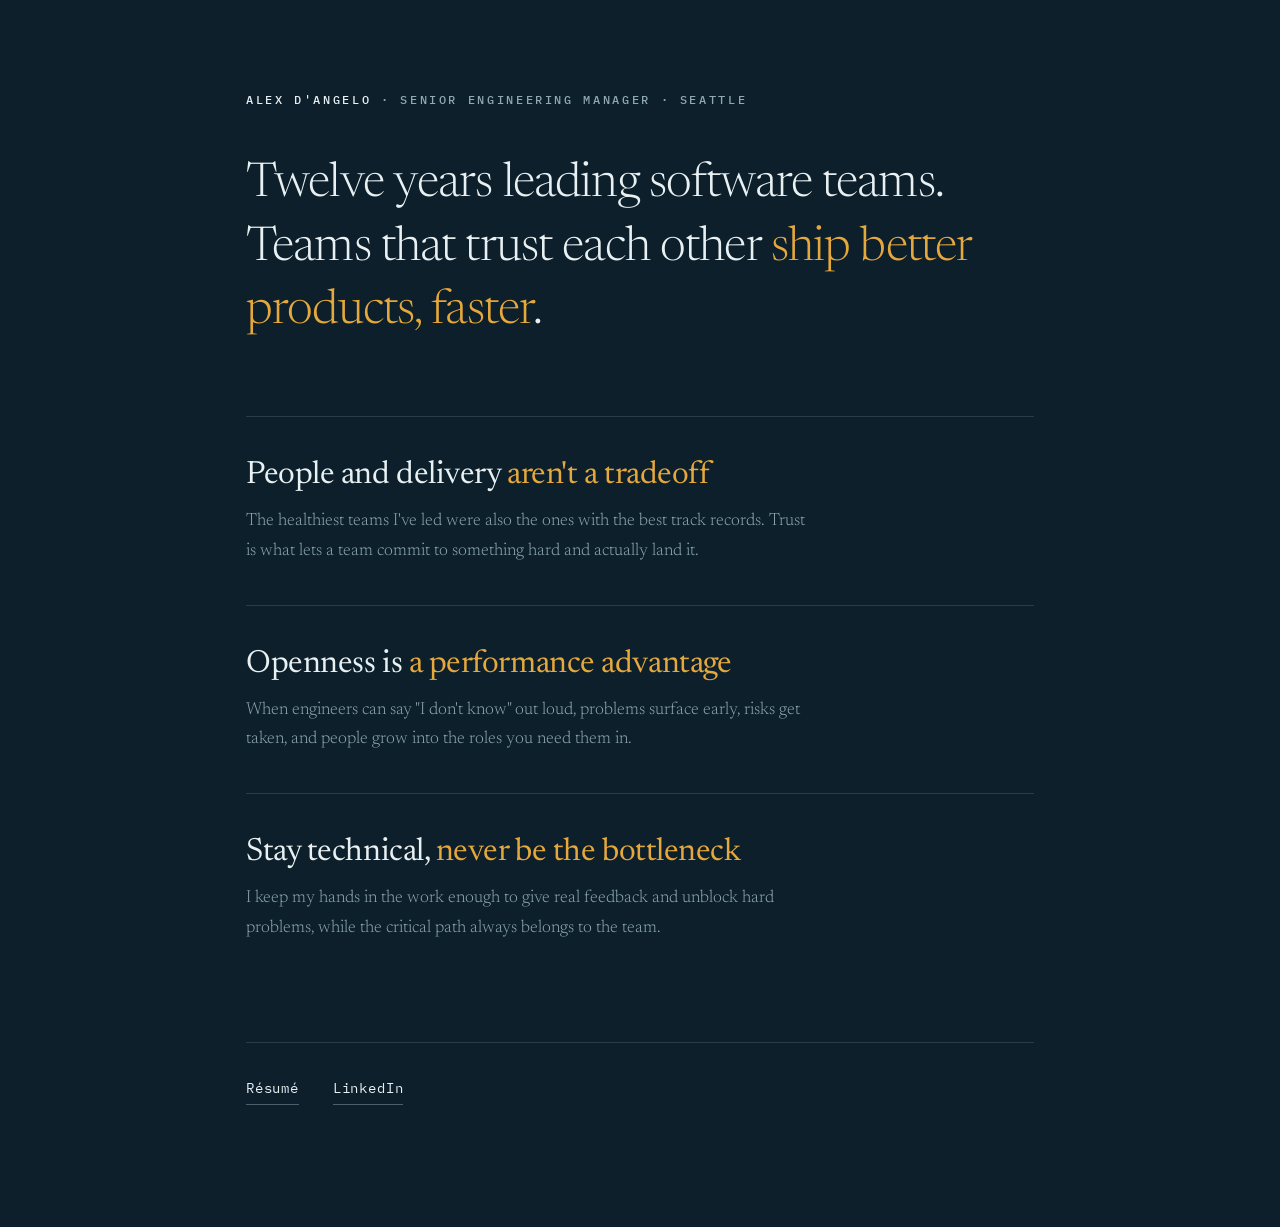
<file: index.html>
<!DOCTYPE html>
<html lang="en">
<head>
<meta charset="utf-8">
<meta name="viewport" content="width=device-width, initial-scale=1">
<title>Alex D'Angelo — Senior Engineering Manager</title>
<meta name="description" content="Alex D'Angelo is a Senior Engineering Manager in Seattle with twelve years leading software teams. Teams that trust each other ship better products, faster.">
<link rel="canonical" href="https://alexdangelo.com/">
<meta name="theme-color" content="#0C1F2B">
<link rel="icon" href="/favicon.svg" type="image/svg+xml">

<meta property="og:type" content="website">
<meta property="og:site_name" content="Alex D'Angelo">
<meta property="og:title" content="Alex D'Angelo — Senior Engineering Manager">
<meta property="og:description" content="Twelve years leading software teams. Teams that trust each other ship better products, faster.">
<meta property="og:url" content="https://alexdangelo.com/">
<meta property="og:image" content="https://alexdangelo.com/og.png">
<meta property="og:image:width" content="1200">
<meta property="og:image:height" content="630">

<script type="application/ld+json">
{
  "@context": "https://schema.org",
  "@type": "Person",
  "name": "Alex D'Angelo",
  "jobTitle": "Senior Engineering Manager",
  "url": "https://alexdangelo.com/",
  "address": {
    "@type": "PostalAddress",
    "addressLocality": "Seattle",
    "addressRegion": "WA",
    "addressCountry": "US"
  },
  "knowsAbout": ["Engineering management", "Software engineering", "Team leadership", "Fintech", "AI tooling"],
  "sameAs": ["https://linkedin.com/in/alexdangelo"]
}
</script>

<script async src="https://www.googletagmanager.com/gtag/js?id=G-TZC11K1VW8"></script>
<script>
window.dataLayer = window.dataLayer || [];
function gtag(){dataLayer.push(arguments);}
gtag('js', new Date());
gtag('config', 'G-TZC11K1VW8');
</script>

<link rel="preconnect" href="https://fonts.googleapis.com">
<link rel="preconnect" href="https://fonts.gstatic.com" crossorigin>
<link href="https://fonts.googleapis.com/css2?family=Newsreader:opsz,wght@6..72,300;6..72,400;6..72,500&family=IBM+Plex+Mono:wght@400;500&display=swap" rel="stylesheet">
<link rel="stylesheet" href="styles.css">
</head>
<body>
<main class="page">
  <p class="eyebrow reveal d1"><b>Alex D'Angelo</b> · Senior Engineering Manager · Seattle</p>

  <p class="intro reveal d2">Twelve years leading software teams. Teams that trust each other <span class="hl">ship better products, faster</span>.</p>

  <section class="beliefs">
    <div class="belief reveal d3">
      <h2>People and delivery <span>aren't a tradeoff</span></h2>
      <p>The healthiest teams I've led were also the ones with the best track records. Trust is what lets a team commit to something hard and actually land it.</p>
    </div>
    <div class="belief reveal d4">
      <h2>Openness is <span>a performance advantage</span></h2>
      <p>When engineers can say "I don't know" out loud, problems surface early, risks get taken, and people grow into the roles you need them in.</p>
    </div>
    <div class="belief reveal d5">
      <h2>Stay technical, <span>never be the bottleneck</span></h2>
      <p>I keep my hands in the work enough to give real feedback and unblock hard problems, while the critical path always belongs to the team.</p>
    </div>
  </section>

  <nav class="links reveal d6">
    <a class="tlink" href="resume.html">Résumé</a>
    <!-- To enable the Notes section, uncomment the link below.
         REMINDER: also (1) remove the "noindex" meta line from notes.html
         (and from any note pages you publish, e.g. note-example.html),
         and (2) add the pages to sitemap.xml. Otherwise Google will
         never index them.
    <a class="tlink" href="notes.html">Notes</a>
    -->
    <a class="tlink" href="https://linkedin.com/in/alexdangelo">LinkedIn</a>
  </nav>
  <p class="foot reveal d6"></p>
</main>
</body>
</html>
</file>
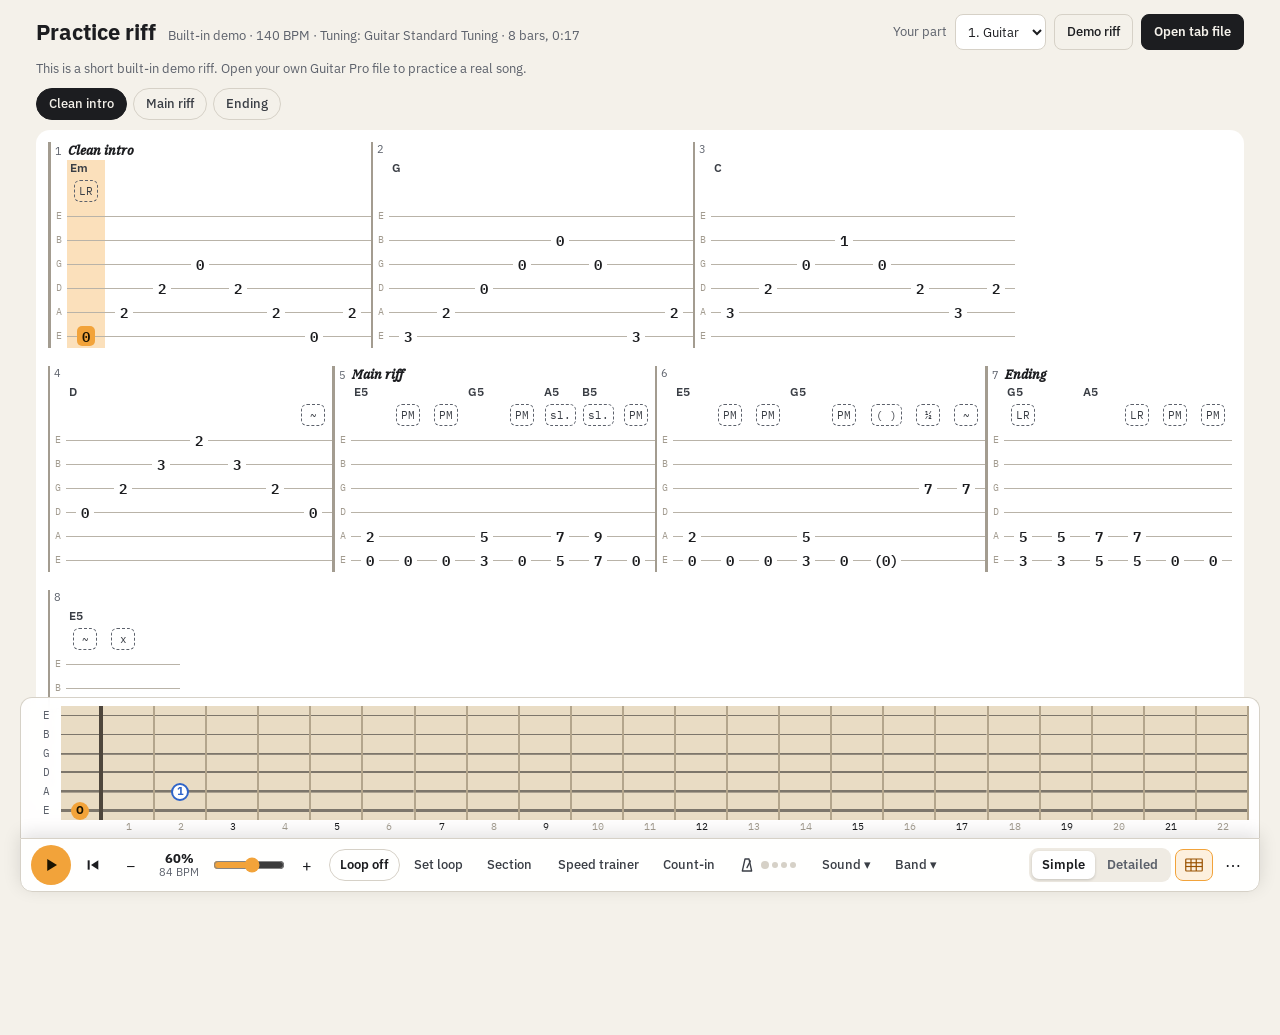
<file: guitar/index.html>
<!doctype html>
<html lang="en">
<head>
<meta charset="utf-8">
<meta name="viewport" content="width=device-width, initial-scale=1, viewport-fit=cover">
<title>Tab Practice Player</title>
<link rel="stylesheet" href="style.css">
<script src="vendor/alphaTab.min.js"></script>
</head>
<body>
<div class="drop" id="drop">Drop your tab file to open it</div>
<div class="wrap">

<header class="top">
  <div class="titlebox">
    <h1 class="song-title" id="songTitle">Loading…</h1>
    <div class="song-meta" id="songMeta"></div>
  </div>
  <div class="row">
    <label for="trackSel" class="small muted">Your part</label><select id="trackSel"></select>
    <button class="btn sm" id="reopenBtn" type="button" hidden></button>
    <button class="btn sm" id="demoBtn" type="button" hidden>Demo riff</button>
    <label class="btn sm primary" for="fileInput" title="Guitar Pro (.gp, .gpx, .gp5, .gp4, .gp3), MusicXML (.musicxml, .xml, .mxl), Capella (.capx), alphaTex. You can also drag a file onto the page.">Open tab file</label>
    <input class="vh" type="file" id="fileInput" accept=".gp,.gpx,.gp3,.gp4,.gp5,.gp7,.gp8,.musicxml,.xml,.mxl,.capx,.alphatex,.atex,.tex,.txt">
  </div>
</header>
<div class="status" id="status" role="status" aria-live="polite"></div>
<nav class="sections" id="sections" aria-label="Song sections"></nav>

<section id="tabBox" aria-label="Tab. Click a beat to move there.">
  <div id="simpleView"></div>
  <div id="detailWrap" hidden>
    <div id="atHost"></div>
    <div id="atOverlay"><div id="atLoop"></div><div id="atPick"></div><div id="atCursor"></div></div>
    <div class="detail-msg" id="detailMsg">Drawing the music…</div>
  </div>
</section>
</div>

<div class="tip" id="tip" role="dialog" hidden><b id="tipT"></b><span id="tipB"></span></div>

<div class="tt" id="tt" role="tooltip" hidden><b id="ttT"></b><span id="ttB"></span><span class="ttk" id="ttK"></span></div>
<div class="toast" id="toast" role="status" hidden><span id="toastText"></span><button class="toastbtn" id="toastBtn" type="button">Set loop</button></div>
<div class="dock" id="dock">
  <div class="fbwrap" id="fbWrap"><div class="fbscroll" id="fbScroll"><div id="fretboard"></div></div></div>
  <div class="bar-ctl" role="toolbar" aria-label="Playback controls">
    <span class="playwrap"><span class="countin" id="countIn" aria-live="polite"></span><button class="playbtn" id="playBtn" data-tt="Play / pause|Starts or stops the music from the highlighted beat.|Space" type="button" aria-label="Play (Space)">
      <svg id="icoPlay" width="18" height="18" viewBox="0 0 24 24" fill="currentColor"><polygon points="7,4 20,12 7,20"></polygon></svg>
      <svg id="icoPause" width="18" height="18" viewBox="0 0 24 24" fill="currentColor" style="display:none"><rect x="6" y="5" width="4" height="14"></rect><rect x="14" y="5" width="4" height="14"></rect></svg>
    </button></span>
    <button class="ib" id="rewindBtn" data-tt="Back to start|Jumps to the start of your loop, or to the start of the song if no loop is set.|" type="button" aria-label="Back to start">
      <svg width="16" height="16" viewBox="0 0 24 24" fill="currentColor"><rect x="4" y="5" width="3" height="14"></rect><polygon points="20,5 9,12 20,19"></polygon></svg>
    </button>
    <div class="grp">
      <button class="ib" id="slower" data-tt="Slower|Slows the song down 5% without changing its pitch.|−" type="button" aria-label="Slower (−)">−</button>
      <label class="speedlbl" for="speed"><b id="speedLbl">60%</b><span id="bpmLbl"></span></label>
      <input id="speed" type="range" data-tt="Speed|Slows the song down without changing its pitch. Start slow and work your way up.|+ −" min="10" max="100" step="5" value="60" aria-label="Speed">
      <button class="ib" id="faster" data-tt="Faster|Speeds the song up 5%, up to full speed.|+" type="button" aria-label="Faster (+)">+</button>
    </div>
    <div class="grp">
      <button class="chip" id="loopBtn" data-tt="Loop|Repeats the part you chose over and over. Click to turn the loop on or off.|L" type="button" aria-pressed="false"><span id="loopText">Loop off</span></button>
      <button class="tb" id="pickLoopBtn" data-tt="Set loop|Click the beat where the loop should start, then the beat where it should end.|" type="button" aria-pressed="false">Set loop</button>
      <button class="tb" id="loopSectionBtn" data-tt="Loop section|Loops the whole section you’re in, like the intro or the chorus.|" type="button">Section</button>
    </div>
    <div class="grp">
      <button class="tb" id="trainerBtn" data-tt="Speed trainer|When a loop is on, the speed goes up 5% each time the loop repeats, until it reaches 100%.|" type="button" aria-pressed="false">Speed trainer</button>
      <button class="tb" id="countInBtn" data-tt="Count-in|Plays one bar of clicks before the music starts, so you know when to come in.|" type="button" aria-pressed="false">Count-in</button>
      <button class="tb" id="metroBtn" data-tt="Metronome|Clicks on every beat at the current speed, whether or not the song is playing.|M" type="button" aria-pressed="false" aria-label="Metronome"><svg width="16" height="16" viewBox="0 0 24 24" fill="none" stroke="currentColor" stroke-width="2" stroke-linejoin="round" stroke-linecap="round"><path d="M9 3h6l4 18H5z"></path><line x1="12" y1="16" x2="17" y2="6"></line></svg><span class="beats" id="beats" aria-hidden="true"><span></span><span></span><span></span><span></span></span></button>
    </div>
    <div class="grp">
      <div class="popwrap"><button class="tb" type="button" data-pop="soundPop" data-tt="Sound of your part|Choose grunge distortion, clean guitar, follow the song, or off, and set its volume.|" aria-expanded="false">Sound ▾</button>
        <div class="pop" id="soundPop" hidden>
          <div class="small muted">Sound of your part</div>
          <div class="col" id="tones"></div>
          <div class="hint" id="toneHint"></div>
          <label class="small muted" for="gtrVol">Volume</label><input type="range" id="gtrVol" min="0" max="100" value="80">
        </div>
      </div>
      <div class="popwrap"><button class="tb" type="button" data-pop="bandPop" data-tt="Band|Turn the other instruments on or off and set how loud they are.|" aria-expanded="false">Band ▾</button>
        <div class="pop" id="bandPop" hidden>
          <button class="tb" id="bandBtn" type="button" aria-pressed="true">Band backing</button>
          <div class="mixer" id="mixer"></div>
          <label class="small muted" for="backVol">Band volume</label><input type="range" id="backVol" min="0" max="100" value="70">
        </div>
      </div>
    </div>
    <div class="grp right">
      <div class="seg" role="group" aria-label="Tab view">
        <button type="button" id="viewSimple" data-tt="Simple view|Big, easy-to-read tab numbers with tappable technique badges.|" aria-pressed="true">Simple</button>
        <button type="button" id="viewDetailed" data-tt="Detailed view|Full notation with rhythm, bends, vibrato and other markings.|" aria-pressed="false">Detailed</button>
      </div>
      <button class="tb" id="fbBtn" data-tt="Fretboard|Shows or hides the fretboard. Hide it to see more music.|" type="button" aria-pressed="true" aria-label="Show fretboard"><svg width="18" height="14" viewBox="0 0 24 18" fill="none" stroke="currentColor" stroke-width="1.6"><rect x="1" y="1" width="22" height="16" rx="1"></rect><line x1="1" y1="6" x2="23" y2="6"></line><line x1="1" y1="11" x2="23" y2="11"></line><line x1="8" y1="1" x2="8" y2="17"></line><line x1="15" y1="1" x2="15" y2="17"></line></svg></button>
      <div class="popwrap"><button class="ib" type="button" data-pop="morePop" data-tt="More|Keep screen on, standard notation, light or dark mode, and keyboard shortcuts.|" aria-expanded="false" aria-label="More options">⋯</button>
        <div class="pop" id="morePop" hidden>
          <button class="sw" id="wakeBtn" type="button" role="switch" aria-checked="false"><span class="swtext"><b>Keep screen on</b><span class="swstate" id="wakeBtnState"></span></span><span class="swtrack" aria-hidden="true"><span class="swknob"></span></span></button>
          <button class="sw" id="notationBtn" type="button" role="switch" aria-checked="false"><span class="swtext"><b>Standard notation</b><span class="swstate" id="notationBtnState"></span></span><span class="swtrack" aria-hidden="true"><span class="swknob"></span></span></button>
          <button class="sw" id="themeBtn" type="button" role="switch" aria-checked="false"><span class="swtext"><b>Dark mode</b><span class="swstate" id="themeBtnState"></span></span><span class="swtrack" aria-hidden="true"><span class="swknob"></span></span></button>
          <div class="small muted">Keys: Space play/pause · L loop · M metronome · ← → step · + − speed</div>
          <div class="small muted">Guitar and bass sounds: Fluid R3 GM SoundFont by Frank Wen (MIT license). Music drawing: alphaTab.</div>
          <div class="small muted" id="appVersion"></div>
        </div>
      </div>
    </div>
  </div>
</div>
<script src="app.js"></script>
</body>
</html>
</file>
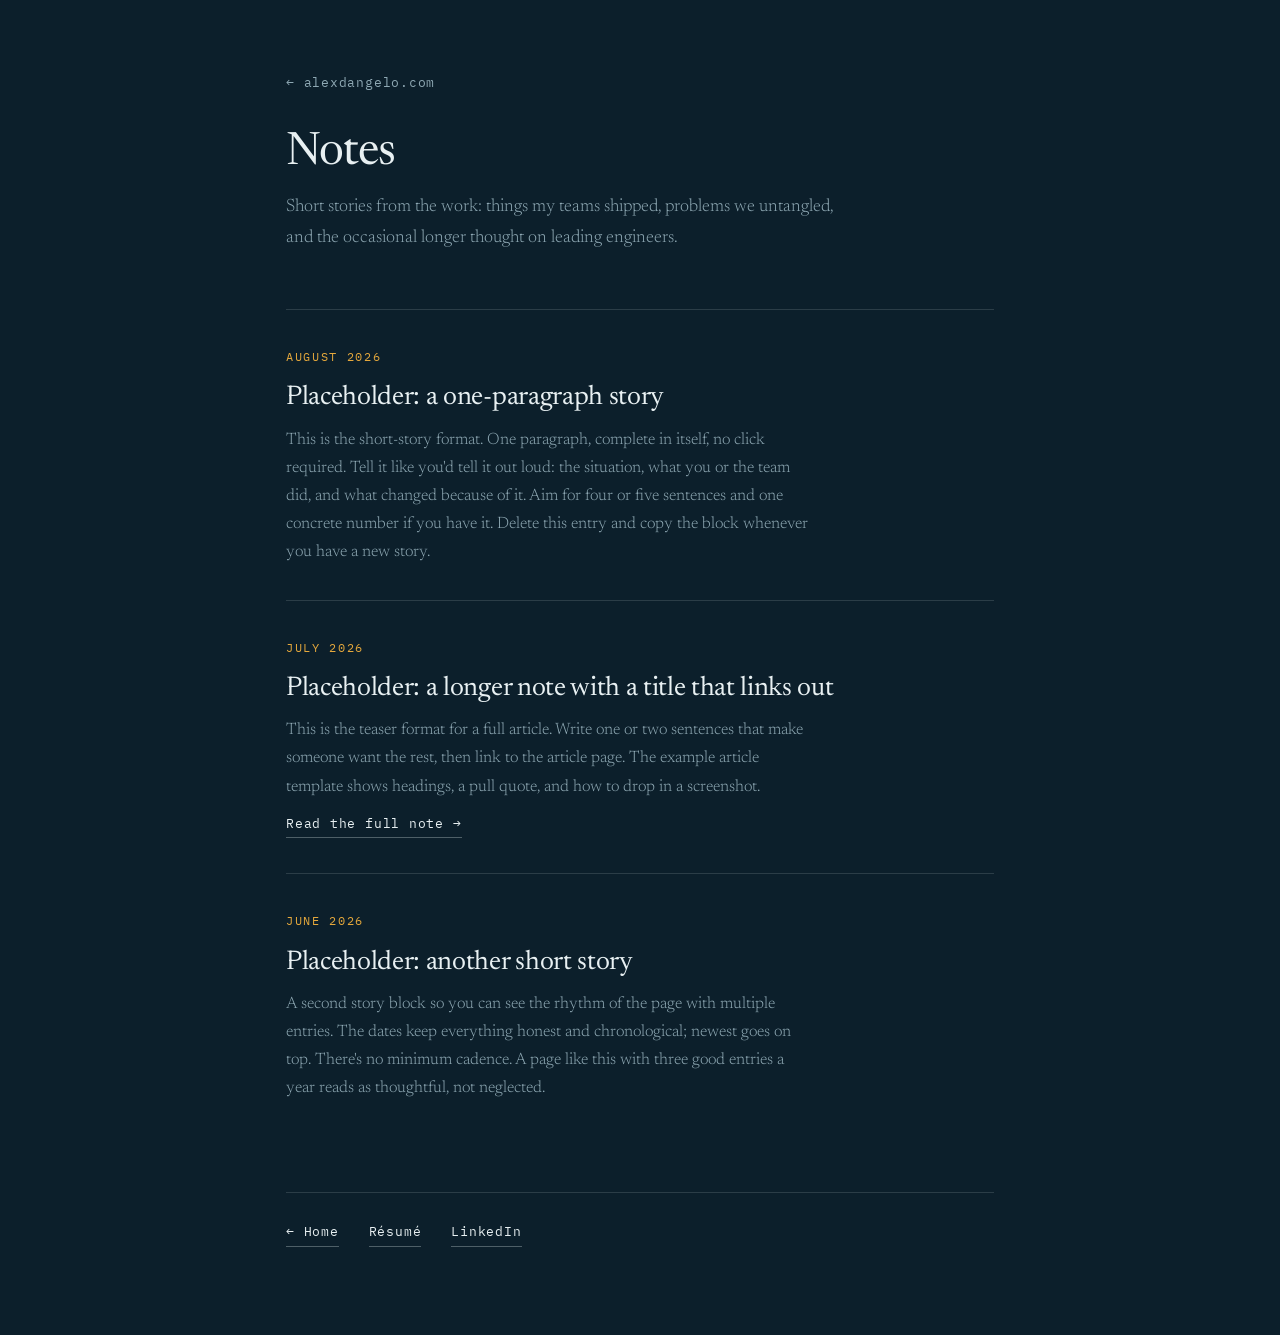
<file: notes.html>
<!DOCTYPE html>
<html lang="en">
<head>
<meta charset="utf-8">
<meta name="viewport" content="width=device-width, initial-scale=1">
<title>Notes — Alex D'Angelo</title>
<meta name="description" content="Short notes and stories from fifteen years leading software teams.">
<!-- TEMPLATE: remove the next line when you publish this page for real -->
<meta name="robots" content="noindex">
<link rel="canonical" href="https://alexdangelo.com/notes.html">
<meta name="theme-color" content="#0C1F2B">
<link rel="icon" href="favicon.svg" type="image/svg+xml">
<meta property="og:type" content="website">
<meta property="og:site_name" content="Alex D'Angelo">
<meta property="og:title" content="Notes — Alex D'Angelo">
<meta property="og:description" content="Short notes and stories from fifteen years leading software teams.">
<meta property="og:url" content="https://alexdangelo.com/notes.html">
<meta property="og:image" content="https://alexdangelo.com/og.png">
<link rel="preconnect" href="https://fonts.googleapis.com">
<link rel="preconnect" href="https://fonts.gstatic.com" crossorigin>
<link href="https://fonts.googleapis.com/css2?family=Newsreader:opsz,wght@6..72,300;6..72,400;6..72,500&family=IBM+Plex+Mono:wght@400;500&display=swap" rel="stylesheet">
<link rel="stylesheet" href="styles.css">
<script async src="https://www.googletagmanager.com/gtag/js?id=G-TZC11K1VW8"></script>
<script>
window.dataLayer = window.dataLayer || [];
function gtag(){dataLayer.push(arguments);}
gtag('js', new Date());
gtag('config', 'G-TZC11K1VW8');
</script>
</head>
<body>
<main class="page page--narrow">
  <div class="top">
    <a class="crumb" href="index.html">← alexdangelo.com</a>
  </div>

  <h1 class="page-title">Notes</h1>
  <p class="page-sub">Short stories from the work: things my teams shipped, problems we untangled, and the occasional longer thought on leading engineers.</p>

  <div class="entries">

    <!-- ENTRY TYPE 1: a complete one-paragraph story. No link needed;
         the paragraph IS the content. Copy this block for each story. -->
    <article class="entry">
      <time datetime="2026-08">August 2026</time>
      <h2>Placeholder: a one-paragraph story</h2>
      <p>This is the short-story format. One paragraph, complete in itself, no click required. Tell it like you'd tell it out loud: the situation, what you or the team did, and what changed because of it. Aim for four or five sentences and one concrete number if you have it. Delete this entry and copy the block whenever you have a new story.</p>
    </article>

    <!-- ENTRY TYPE 2: a teaser that links to a full article page.
         The <h2> and the "Read the full note" both link to the article. -->
    <article class="entry">
      <time datetime="2026-07">July 2026</time>
      <h2><a href="note-example.html">Placeholder: a longer note with a title that links out</a></h2>
      <p>This is the teaser format for a full article. Write one or two sentences that make someone want the rest, then link to the article page. The example article template shows headings, a pull quote, and how to drop in a screenshot.</p>
      <a class="tlink more" href="note-example.html">Read the full note →</a>
    </article>

    <article class="entry">
      <time datetime="2026-06">June 2026</time>
      <h2>Placeholder: another short story</h2>
      <p>A second story block so you can see the rhythm of the page with multiple entries. The dates keep everything honest and chronological; newest goes on top. There's no minimum cadence. A page like this with three good entries a year reads as thoughtful, not neglected.</p>
    </article>

  </div>

  <footer class="article-foot">
    <a class="tlink" href="index.html">← Home</a>
    <a class="tlink" href="resume.html">Résumé</a>
    <a class="tlink" href="https://linkedin.com/in/alexdangelo">LinkedIn</a>
  </footer>
</main>
</body>
</html>
</file>
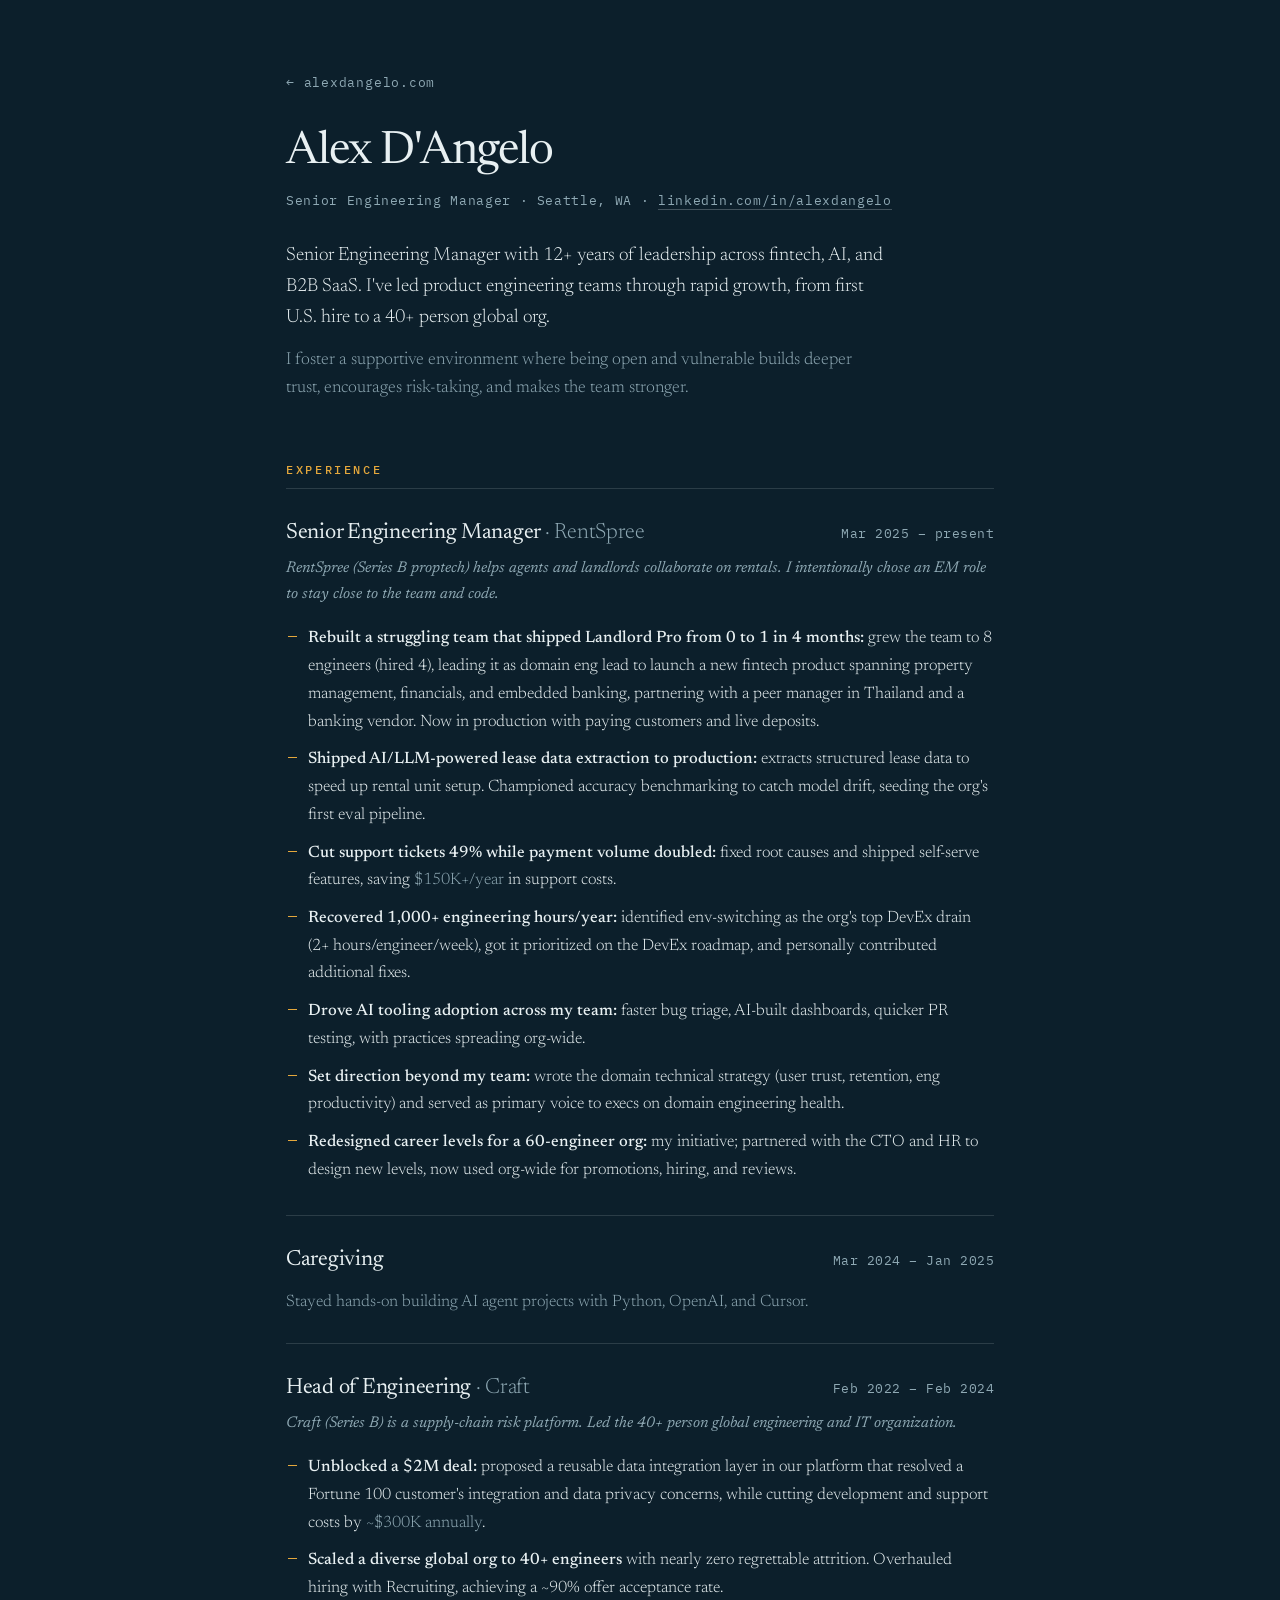
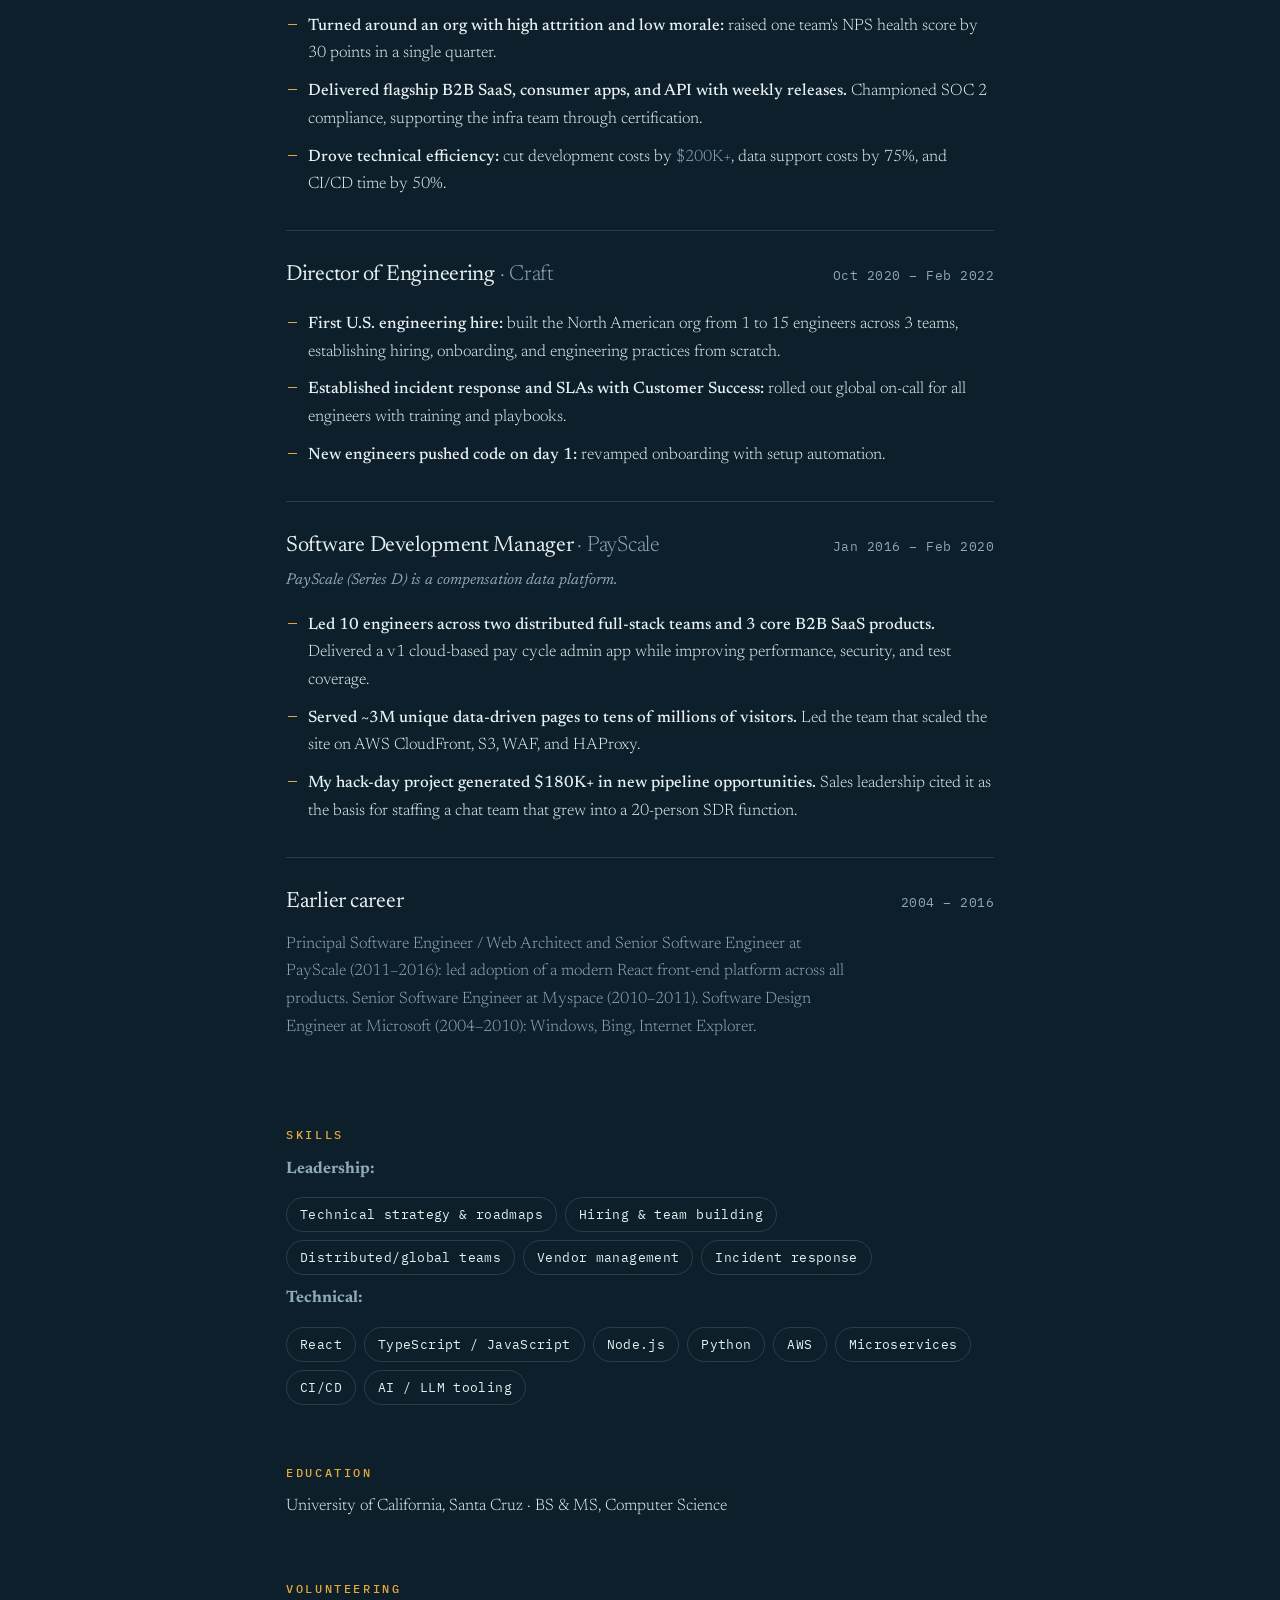
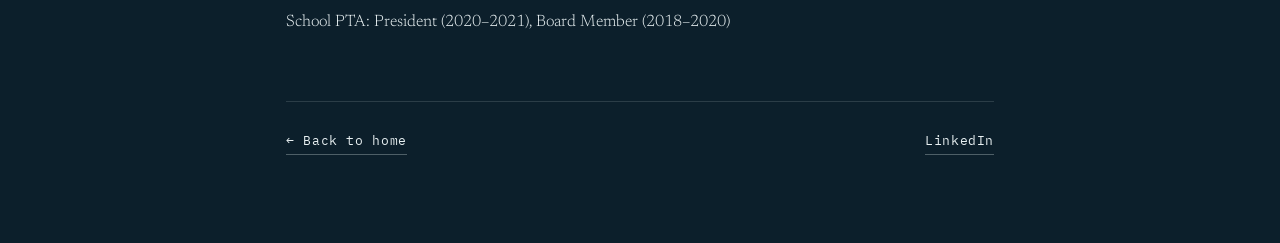
<file: resume.html>
<!DOCTYPE html>
<html lang="en">
<head>
<meta charset="utf-8">
<meta name="viewport" content="width=device-width, initial-scale=1">
<title>Résumé — Alex D'Angelo</title>
<meta name="description" content="Résumé of Alex D'Angelo, Senior Engineering Manager in Seattle. 12+ years leading product engineering teams, from first U.S. hire to a 40+ person global org.">
<link rel="canonical" href="https://alexdangelo.com/resume.html">
<meta name="theme-color" content="#0C1F2B">
<link rel="icon" href="/favicon.svg" type="image/svg+xml">

<meta property="og:type" content="profile">
<meta property="og:site_name" content="Alex D'Angelo">
<meta property="og:title" content="Résumé — Alex D'Angelo">
<meta property="og:description" content="Senior Engineering Manager in Seattle. 12+ years leading product engineering teams, from first U.S. hire to a 40+ person global org.">
<meta property="og:url" content="https://alexdangelo.com/resume.html">
<meta property="og:image" content="https://alexdangelo.com/og.png">
<meta property="og:image:width" content="1200">
<meta property="og:image:height" content="630">

<script type="application/ld+json">
{
  "@context": "https://schema.org",
  "@type": "ProfilePage",
  "mainEntity": {
    "@type": "Person",
    "name": "Alex D'Angelo",
    "jobTitle": "Senior Engineering Manager",
    "url": "https://alexdangelo.com/",
    "address": {
      "@type": "PostalAddress",
      "addressLocality": "Seattle",
      "addressRegion": "WA",
      "addressCountry": "US"
    },
    "knowsAbout": ["Engineering management", "Software engineering", "Team leadership", "Fintech", "AI tooling", "React", "TypeScript", "Node.js", "Python", "AWS"],
    "sameAs": ["https://linkedin.com/in/alexdangelo"]
  }
}
</script>

<script async src="https://www.googletagmanager.com/gtag/js?id=G-TZC11K1VW8"></script>
<script>
window.dataLayer = window.dataLayer || [];
function gtag(){dataLayer.push(arguments);}
gtag('js', new Date());
gtag('config', 'G-TZC11K1VW8');
</script>

<link rel="preconnect" href="https://fonts.googleapis.com">
<link rel="preconnect" href="https://fonts.gstatic.com" crossorigin>
<link href="https://fonts.googleapis.com/css2?family=Newsreader:opsz,wght@6..72,300;6..72,400;6..72,500&family=IBM+Plex+Mono:wght@400;500&display=swap" rel="stylesheet">
<link rel="stylesheet" href="styles.css">
</head>
<body class="resume">
<main class="page page--narrow">
  <div class="top">
    <a class="back" href="index.html">← alexdangelo.com</a>
  </div>

  <h1 class="resume-name">Alex D'Angelo</h1>
  <p class="meta">Senior Engineering Manager · Seattle, WA · <a href="https://linkedin.com/in/alexdangelo">linkedin.com/in/alexdangelo</a></p>

  <div class="summary">
    <p>Senior Engineering Manager with 12+ years of leadership across fintech, AI, and B2B SaaS. I've led product engineering teams through rapid growth, from first U.S. hire to a 40+ person global org.</p>
    <p>I foster a supportive environment where being open and vulnerable builds deeper trust, encourages risk-taking, and makes the team stronger.</p>
  </div>

  <h2 class="label">Experience</h2>

  <div class="role">
    <div class="rhead"><h3>Senior Engineering Manager <span>· RentSpree</span></h3><time>Mar 2025 – present</time></div>
    <p class="blurb">RentSpree (Series B proptech) helps agents and landlords collaborate on rentals. I intentionally chose an EM role to stay close to the team and code.</p>
    <ul>
      <li><b>Rebuilt a struggling team that shipped Landlord Pro from 0 to 1 in 4 months:</b> grew the team to 8 engineers (hired 4), leading it as domain eng lead to launch a new fintech product spanning property management, financials, and embedded banking, partnering with a peer manager in Thailand and a banking vendor. Now in production with paying customers and live deposits.</li>
      <li><b>Shipped AI/LLM-powered lease data extraction to production:</b> extracts structured lease data to speed up rental unit setup. Championed accuracy benchmarking to catch model drift, seeding the org's first eval pipeline.</li>
      <li><b>Cut support tickets 49% while payment volume doubled:</b> fixed root causes and shipped self-serve features, saving <span class="m">$150K+/year</span> in support costs.</li>
      <li><b>Recovered 1,000+ engineering hours/year:</b> identified env-switching as the org's top DevEx drain (2+ hours/engineer/week), got it prioritized on the DevEx roadmap, and personally contributed additional fixes.</li>
      <li><b>Drove AI tooling adoption across my team:</b> faster bug triage, AI-built dashboards, quicker PR testing, with practices spreading org-wide.</li>
      <li><b>Set direction beyond my team:</b> wrote the domain technical strategy (user trust, retention, eng productivity) and served as primary voice to execs on domain engineering health.</li>
      <li><b>Redesigned career levels for a 60-engineer org:</b> my initiative; partnered with the CTO and HR to design new levels, now used org-wide for promotions, hiring, and reviews.</li>
    </ul>
  </div>

  <div class="role">
    <div class="rhead"><h3>Caregiving</h3><time>Mar 2024 – Jan 2025</time></div>
    <p class="plain">Stayed hands-on building AI agent projects with Python, OpenAI, and Cursor.</p>
  </div>

  <div class="role">
    <div class="rhead"><h3>Head of Engineering <span>· Craft</span></h3><time>Feb 2022 – Feb 2024</time></div>
    <p class="blurb">Craft (Series B) is a supply-chain risk platform. Led the 40+ person global engineering and IT organization.</p>
    <ul>
      <li><b>Unblocked a $2M deal:</b> proposed a reusable data integration layer in our platform that resolved a Fortune 100 customer's integration and data privacy concerns, while cutting development and support costs by <span class="m">~$300K annually</span>.</li>
      <li><b>Scaled a diverse global org to 40+ engineers</b> with nearly zero regrettable attrition. Overhauled hiring with Recruiting, achieving a ~90% offer acceptance rate.</li>
      <li><b>Turned around an org with high attrition and low morale:</b> raised one team's NPS health score by 30 points in a single quarter.</li>
      <li><b>Delivered flagship B2B SaaS, consumer apps, and API with weekly releases.</b> Championed SOC 2 compliance, supporting the infra team through certification.</li>
      <li><b>Drove technical efficiency:</b> cut development costs by <span class="m">$200K+</span>, data support costs by 75%, and CI/CD time by 50%.</li>
    </ul>
  </div>

  <div class="role">
    <div class="rhead"><h3>Director of Engineering <span>· Craft</span></h3><time>Oct 2020 – Feb 2022</time></div>
    <ul>
      <li><b>First U.S. engineering hire:</b> built the North American org from 1 to 15 engineers across 3 teams, establishing hiring, onboarding, and engineering practices from scratch.</li>
      <li><b>Established incident response and SLAs with Customer Success:</b> rolled out global on-call for all engineers with training and playbooks.</li>
      <li><b>New engineers pushed code on day 1:</b> revamped onboarding with setup automation.</li>
    </ul>
  </div>

  <div class="role">
    <div class="rhead"><h3>Software Development Manager <span>· PayScale</span></h3><time>Jan 2016 – Feb 2020</time></div>
    <p class="blurb">PayScale (Series D) is a compensation data platform.</p>
    <ul>
      <li><b>Led 10 engineers across two distributed full-stack teams and 3 core B2B SaaS products.</b> Delivered a v1 cloud-based pay cycle admin app while improving performance, security, and test coverage.</li>
      <li><b>Served ~3M unique data-driven pages to tens of millions of visitors.</b> Led the team that scaled the site on AWS CloudFront, S3, WAF, and HAProxy.</li>
      <li><b>My hack-day project generated $180K+ in new pipeline opportunities.</b> Sales leadership cited it as the basis for staffing a chat team that grew into a 20-person SDR function.</li>
    </ul>
  </div>

  <div class="role">
    <div class="rhead"><h3>Earlier career</h3><time>2004 – 2016</time></div>
    <p class="plain">Principal Software Engineer / Web Architect and Senior Software Engineer at PayScale (2011–2016): led adoption of a modern React front-end platform across all products. Senior Software Engineer at Myspace (2010–2011). Software Design Engineer at Microsoft (2004–2010): Windows, Bing, Internet Explorer.</p>
  </div>

  <h2 class="label">Skills</h2>
  <p class="plain"><b>Leadership:</b></p>
  <div class="skills">
    <span>Technical strategy &amp; roadmaps</span><span>Hiring &amp; team building</span><span>Distributed/global teams</span><span>Vendor management</span><span>Incident response</span>
  </div>
  <p class="plain"><b>Technical:</b></p>
  <div class="skills">
    <span>React</span><span>TypeScript / JavaScript</span><span>Node.js</span><span>Python</span><span>AWS</span><span>Microservices</span><span>CI/CD</span><span>AI / LLM tooling</span>
  </div>

  <h2 class="label">Education</h2>
  <p class="plain plain--bright">University of California, Santa Cruz · BS &amp; MS, Computer Science</p>

  <h2 class="label">Volunteering</h2>
  <p class="plain plain--bright">School PTA: President (2020–2021), Board Member (2018–2020)</p>

  <footer>
    <a class="tlink" href="index.html">← Back to home</a>
    <a class="tlink" href="https://linkedin.com/in/alexdangelo">LinkedIn</a>
  </footer>
</main>
</body>
</html>
</file>
<file: styles.css>
/* ============================================
   alexdangelo.com — shared styles
   Palette: change these four values to retheme
   the entire site.
   ============================================ */
:root{
  --deep:  #0C1F2B;              /* page background */
  --mist:  #E8F0F2;              /* primary text */
  --soft:  #8FA9B4;              /* secondary text */
  --amber: #E5A83C;              /* accent */
  --rule:  rgba(232,240,242,.14);/* hairline dividers */
}

/* ---------- base ---------- */
*{box-sizing:border-box;margin:0;padding:0}
body{
  background:var(--deep);
  color:var(--mist);
  font-family:'Newsreader',Georgia,serif;
  font-size:17px;
  line-height:1.68;
  -webkit-font-smoothing:antialiased;
}
.mono{font-family:'IBM Plex Mono',monospace}
a:focus-visible{outline:2px solid var(--amber);outline-offset:4px}

/* ---------- shared layout ---------- */
.page{max-width:860px;margin:0 auto;padding:clamp(64px,10vh,110px) 36px 88px}
.page--narrow{max-width:780px;padding-top:clamp(48px,8vh,84px)}

/* ---------- shared text links (underlined, amber on hover) ---------- */
.tlink{
  color:var(--mist);
  text-decoration:none;
  padding-bottom:3px;
  border-bottom:1px solid rgba(232,240,242,.3);
  transition:color .2s,border-color .2s;
}
.tlink:hover{color:var(--amber);border-bottom-color:var(--amber)}

/* ---------- section label (small amber mono caps) ---------- */
.label{
  font-family:'IBM Plex Mono',monospace;
  font-size:12px;font-weight:500;
  letter-spacing:.22em;text-transform:uppercase;
  color:var(--amber);
}

/* ---------- entrance animation ---------- */
.reveal{opacity:0;transform:translateY(14px);animation:rise .85s cubic-bezier(.2,.7,.3,1) forwards}
.d1{animation-delay:.05s}.d2{animation-delay:.18s}.d3{animation-delay:.34s}
.d4{animation-delay:.46s}.d5{animation-delay:.58s}.d6{animation-delay:.7s}
@keyframes rise{to{opacity:1;transform:none}}
@media(prefers-reduced-motion:reduce){.reveal{animation:none;opacity:1;transform:none}}

/* ============================================
   Homepage
   ============================================ */
.eyebrow{font-family:'IBM Plex Mono',monospace;font-size:12px;font-weight:500;letter-spacing:.22em;text-transform:uppercase;color:var(--soft)}
.eyebrow b{color:var(--mist);font-weight:500}
.intro{margin-top:44px;font-size:clamp(28px,4.4vw,48px);line-height:1.32;font-weight:300;letter-spacing:-.018em}
.intro .hl{color:var(--amber)}
.beliefs{margin-top:72px}
.belief{padding:38px 0;border-top:1px solid var(--rule)}
.belief h2{font-size:clamp(23px,3vw,32px);font-weight:400;letter-spacing:-.014em;line-height:1.25}
.belief h2 span{color:var(--amber)}
.belief p{margin-top:12px;font-size:17.5px;line-height:1.7;color:var(--soft);max-width:56ch;font-weight:300}
.links{margin-top:60px;padding-top:34px;border-top:1px solid var(--rule);display:flex;gap:34px;flex-wrap:wrap;font-family:'IBM Plex Mono',monospace;font-size:13.5px;letter-spacing:.06em}
.links .tlink{padding-bottom:5px}
.foot{margin-top:34px;font-family:'IBM Plex Mono',monospace;font-size:12.5px;line-height:1.8;letter-spacing:.04em;color:var(--soft);max-width:52ch}

/* ============================================
   Résumé page
   ============================================ */
.top{display:flex;justify-content:space-between;align-items:baseline;gap:20px;flex-wrap:wrap}
.back{font-family:'IBM Plex Mono',monospace;font-size:13px;letter-spacing:.06em;color:var(--soft);text-decoration:none;transition:color .2s}
.back:hover{color:var(--amber)}
.resume-name{margin-top:34px;font-size:clamp(34px,5vw,46px);font-weight:400;letter-spacing:-.02em;line-height:1.08}
.meta{margin-top:12px;font-family:'IBM Plex Mono',monospace;font-size:13px;letter-spacing:.05em;color:var(--soft)}
.meta a{color:var(--soft);text-decoration:none;border-bottom:1px solid rgba(232,240,242,.25);transition:.2s}
.meta a:hover{color:var(--amber);border-bottom-color:var(--amber)}
.summary{margin-top:30px;font-size:19px;font-weight:300;line-height:1.62;max-width:60ch}
.summary p+p{margin-top:12px;color:var(--soft);font-size:17.5px}
.resume h2{margin:58px 0 8px}
.role{padding:26px 0;border-top:1px solid var(--rule)}
.role:first-of-type{border-top:none;padding-top:18px}
.rhead{display:flex;justify-content:space-between;align-items:baseline;gap:16px;flex-wrap:wrap}
.rhead h3{font-size:22px;font-weight:400;letter-spacing:-.012em}
.rhead h3 span{color:var(--soft);font-weight:300}
.rhead time{font-family:'IBM Plex Mono',monospace;font-size:12.5px;color:var(--soft);letter-spacing:.04em}
.blurb{margin-top:4px;font-size:15.5px;color:var(--soft);font-style:italic}
.role ul{margin-top:12px;list-style:none}
.role li{position:relative;padding:5px 0 5px 22px;font-size:16.5px;font-weight:300;color:var(--mist)}
.role li::before{content:"";position:absolute;left:2px;top:16px;width:9px;height:1px;background:var(--amber)}
.role li b{font-weight:500}
.role li .m{color:var(--soft)}
.plain{margin-top:10px;font-size:16.5px;font-weight:300;color:var(--soft);max-width:62ch}
.plain--bright{color:var(--mist)}
.skills{margin-top:14px;display:flex;flex-wrap:wrap;gap:8px}
.skills span{font-family:'IBM Plex Mono',monospace;font-size:12.5px;letter-spacing:.03em;color:var(--mist);border:1px solid var(--rule);padding:6px 13px;border-radius:100px}
.resume footer{margin-top:64px;padding-top:28px;border-top:1px solid var(--rule);display:flex;justify-content:space-between;gap:20px;flex-wrap:wrap;font-family:'IBM Plex Mono',monospace;font-size:12.5px;letter-spacing:.05em;color:var(--soft)}

/* ---------- responsive ---------- */
@media(max-width:640px){
  .page{padding:56px 24px 64px}
  .beliefs{margin-top:52px}
  .belief{padding:28px 0}
  .links{gap:22px}
  .rhead{flex-direction:column;gap:2px}
}

/* ---------- print (résumé flips to clean black-on-white) ---------- */
@media print{
  :root{--deep:#fff;--mist:#1a1a1a;--soft:#555;--amber:#8a5a00;--rule:#ddd}
  body{font-size:12.5px;line-height:1.5}
  .page{padding:0;max-width:none}
  .back,.top{display:none}
  .resume-name{margin-top:0}
  .role{padding:14px 0}
  .resume h2{margin:24px 0 4px}
}

/* ============================================
   Notes index + article pages
   ============================================ */
.crumb{font-family:'IBM Plex Mono',monospace;font-size:13px;letter-spacing:.06em;color:var(--soft);text-decoration:none;transition:color .2s}
.crumb:hover{color:var(--amber)}
.page-title{margin-top:34px;font-size:clamp(34px,5vw,46px);font-weight:400;letter-spacing:-.02em;line-height:1.1}
.page-sub{margin-top:14px;font-size:18px;font-weight:300;color:var(--soft);max-width:56ch}

/* --- notes index entries --- */
.entries{margin-top:56px}
.entry{padding:34px 0;border-top:1px solid var(--rule)}
.entry time{font-family:'IBM Plex Mono',monospace;font-size:12px;letter-spacing:.14em;text-transform:uppercase;color:var(--amber)}
.entry h2{margin-top:8px;font-size:clamp(21px,2.6vw,27px);font-weight:400;letter-spacing:-.012em;line-height:1.3}
.entry h2 a{color:var(--mist);text-decoration:none;transition:color .2s}
.entry h2 a:hover{color:var(--amber)}
.entry p{margin-top:10px;font-size:16.5px;font-weight:300;line-height:1.7;color:var(--soft);max-width:58ch}
.entry .more{display:inline-block;margin-top:12px;font-family:'IBM Plex Mono',monospace;font-size:13px;letter-spacing:.06em}

/* --- article --- */
.article-head time{font-family:'IBM Plex Mono',monospace;font-size:12px;letter-spacing:.14em;text-transform:uppercase;color:var(--amber)}
.article-head h1{margin-top:12px;font-size:clamp(30px,4.6vw,44px);font-weight:400;letter-spacing:-.02em;line-height:1.14}
.prose{margin-top:36px;max-width:62ch}
.prose p{margin:0 0 18px;font-size:18px;font-weight:300;line-height:1.75;color:var(--mist)}
.prose h2{margin:44px 0 14px;font-size:24px;font-weight:400;letter-spacing:-.012em}
.prose a{color:var(--mist);text-decoration:none;border-bottom:1px solid rgba(232,240,242,.35);transition:.2s}
.prose a:hover{color:var(--amber);border-bottom-color:var(--amber)}
.prose blockquote{margin:30px 0;padding:4px 0 4px 24px;border-left:2px solid var(--amber);font-size:21px;font-weight:300;line-height:1.55;color:var(--soft);font-style:italic}
.prose ul{margin:0 0 18px;padding-left:2px;list-style:none}
.prose li{position:relative;padding:4px 0 4px 22px;font-size:17.5px;font-weight:300;line-height:1.7}
.prose li::before{content:"";position:absolute;left:2px;top:17px;width:9px;height:1px;background:var(--amber)}

/* --- figures / screenshots --- */
.prose figure{margin:34px 0}
.prose figure img{display:block;width:100%;height:auto;border-radius:6px;border:1px solid var(--rule)}
.prose figcaption{margin-top:10px;font-family:'IBM Plex Mono',monospace;font-size:12.5px;letter-spacing:.04em;line-height:1.7;color:var(--soft)}
.prose figure.bleed{margin-left:calc(50% - 50vw + 18px);margin-right:calc(50% - 50vw + 18px)}
@media(min-width:900px){.prose figure.bleed{margin-left:-60px;margin-right:-60px}}

.article-foot{margin-top:56px;padding-top:28px;border-top:1px solid var(--rule);display:flex;gap:30px;flex-wrap:wrap;font-family:'IBM Plex Mono',monospace;font-size:13px;letter-spacing:.06em}
</file>
<file: guitar/style.css>
/* IBM Plex, bundled with the app (SIL Open Font License, see licenses/) */
@font-face { font-family: 'IBM Plex Sans'; font-weight: 400; font-style: normal; font-display: swap; src: url(fonts/ibm-plex-sans-latin-400-normal.woff2) format('woff2'); }
@font-face { font-family: 'IBM Plex Sans'; font-weight: 500; font-style: normal; font-display: swap; src: url(fonts/ibm-plex-sans-latin-500-normal.woff2) format('woff2'); }
@font-face { font-family: 'IBM Plex Sans'; font-weight: 600; font-style: normal; font-display: swap; src: url(fonts/ibm-plex-sans-latin-600-normal.woff2) format('woff2'); }
@font-face { font-family: 'IBM Plex Sans'; font-weight: 700; font-style: normal; font-display: swap; src: url(fonts/ibm-plex-sans-latin-700-normal.woff2) format('woff2'); }
@font-face { font-family: 'IBM Plex Mono'; font-weight: 400; font-style: normal; font-display: swap; src: url(fonts/ibm-plex-mono-latin-400-normal.woff2) format('woff2'); }
@font-face { font-family: 'IBM Plex Mono'; font-weight: 600; font-style: normal; font-display: swap; src: url(fonts/ibm-plex-mono-latin-600-normal.woff2) format('woff2'); }
@font-face { font-family: 'IBM Plex Serif'; font-weight: 500; font-style: italic; font-display: swap; src: url(fonts/ibm-plex-serif-latin-500-italic.woff2) format('woff2'); }

:root {
  box-sizing: border-box;
  padding-top: env(safe-area-inset-top, 0px);
  padding-bottom: env(safe-area-inset-bottom, 0px);
  --ground: #F4F1EA; --panel: #FFFFFF; --panel2: #EFEBE3; --raised: #FFFFFF;
  --line: #D6D1C7; --text: #1C1D20; --muted: #5C616B; --soft: #3A3E45; --dim: #A39C90;
  --accent: #F2A33A; --accent-ink: #1A1300; --accent-text: #9A5200; --next: #2F64C8;
  --tabline: #B9B3A8; --wood: #E9DCC4; --string: #7D766B; --wire: #B3A58C; --nut: #4E463C;
  --loop: rgba(242,163,58,0.16); --loop-strong: rgba(242,163,58,0.42); --now: rgba(242,163,58,0.34);
  --danger: #B3261E; --shadow: 0 1px 3px rgba(0,0,0,0.18);
  color-scheme: light;
}
@media (prefers-color-scheme: dark) {
  :root:not([data-theme="light"]) {
    --ground: #14161A; --panel: #1D2026; --panel2: #272B32; --raised: #3A3F48;
    --line: #3A3F48; --text: #ECE8E1; --muted: #A3A9B3; --soft: #D5D9DF; --dim: #5F6570;
    --accent-text: #F2A33A; --next: #8DBBFF; --tabline: #4A505B; --wood: #2A2520;
    --string: #8A8F98; --wire: #6E6A63; --nut: #D9D4C7; --loop: rgba(242,163,58,0.11);
    --loop-strong: rgba(242,163,58,0.32); --now: rgba(242,163,58,0.30); --danger: #FF8A80;
    --shadow: 0 1px 3px rgba(0,0,0,0.45); color-scheme: dark;
  }
}
:root[data-theme="dark"] {
  --ground: #14161A; --panel: #1D2026; --panel2: #272B32; --raised: #3A3F48;
  --line: #3A3F48; --text: #ECE8E1; --muted: #A3A9B3; --soft: #D5D9DF; --dim: #5F6570;
  --accent-text: #F2A33A; --next: #8DBBFF; --tabline: #4A505B; --wood: #2A2520;
  --string: #8A8F98; --wire: #6E6A63; --nut: #D9D4C7; --loop: rgba(242,163,58,0.11);
  --loop-strong: rgba(242,163,58,0.32); --now: rgba(242,163,58,0.30); --danger: #FF8A80;
  --shadow: 0 1px 3px rgba(0,0,0,0.45); color-scheme: dark;
}
html { scroll-padding-top: env(safe-area-inset-top, 0px); }
html, body { margin: 0; background: var(--ground); }
body { color: var(--text); font-family: 'IBM Plex Sans', 'Helvetica Neue', Helvetica, sans-serif; font-size: 15px; line-height: 1.4; }
* { box-sizing: border-box; }
[hidden] { display: none !important; }
button, input, select { font: inherit; color: inherit; }
button { cursor: pointer; }
:focus-visible { outline: 2px solid var(--accent); outline-offset: 2px; }
.vh { position: absolute; width: 1px; height: 1px; overflow: hidden; clip: rect(0 0 0 0); white-space: nowrap; }
.muted { color: var(--muted); } .small { font-size: 13px; }
.row { display: flex; flex-wrap: wrap; align-items: center; gap: 8px; }
.wrap { max-width: 1240px; margin: 0 auto; padding: 14px 16px var(--dock-h, 220px); display: flex; flex-direction: column; gap: 10px; }
.btn { min-height: 36px; padding: 0 12px; border-radius: 8px; border: 1px solid var(--line); background: transparent; font-size: 13px; font-weight: 500; display: inline-flex; align-items: center; gap: 6px; }
.btn.primary { background: var(--text); color: var(--ground); border-color: var(--text); font-weight: 600; cursor: pointer; }
select { min-height: 36px; padding: 0 8px; border-radius: 8px; border: 1px solid var(--line); background: var(--panel); max-width: 220px; font-size: 13px; }
header.top { display: flex; flex-wrap: wrap; justify-content: space-between; align-items: center; gap: 10px 16px; }
.titlebox { display: flex; align-items: baseline; gap: 12px; flex-wrap: wrap; min-width: 0; }
.song-title { margin: 0; font-size: 22px; font-weight: 700; line-height: 1.2; }
.song-meta { font-size: 13px; color: var(--muted); }
.status { font-size: 13px; color: var(--muted); }
.status:empty { display: none; }
.status.err { color: var(--danger); }
nav.sections { display: flex; flex-wrap: wrap; gap: 6px; }
nav.sections button { min-height: 32px; padding: 0 12px; border-radius: 999px; border: 1px solid var(--line); background: transparent; color: var(--soft); font-size: 13px; font-weight: 500; }
nav.sections button[aria-current="true"] { background: var(--text); color: var(--ground); border-color: var(--text); }

/* music */
#tabBox { background: var(--panel); border-radius: 14px; padding: 12px; min-height: 300px; }
body.picking #tabBox { cursor: crosshair; }
#simpleView { display: flex; flex-wrap: wrap; row-gap: 18px; align-items: flex-end; }
.bar { position: relative; display: flex; padding-top: 18px; border-left: 2px solid var(--dim); }
.bar.first-in-section { border-left-width: 3px; }
.barlabel { position: absolute; top: 0; left: 4px; font-size: 11px; color: var(--muted); white-space: nowrap; }
.barlabel b { color: var(--text); font-weight: 600; font-family: 'IBM Plex Serif', Georgia, serif; font-style: italic; font-size: 13px; margin-left: 6px; }
.barlabel i { font-style: normal; margin-left: 6px; color: var(--accent-text); }
.gutter { width: 16px; display: flex; flex-direction: column; font-family: 'IBM Plex Mono', monospace; font-size: 10px; color: var(--dim); text-align: center; flex: none; }
.gutter div:not(:first-child) { height: 24px; line-height: 24px; }
.beat { width: 38px; display: flex; flex-direction: column; cursor: pointer; text-align: center; }
.beat.wide { width: 46px; }
.beat .chd { height: 18px; font-size: 12px; font-weight: 600; color: var(--soft); white-space: nowrap; text-align: left; padding-left: 3px; }
.beat .tec { height: 26px; display: flex; align-items: center; justify-content: center; }
.badge { min-width: 24px; height: 22px; padding: 0 4px; border-radius: 6px; border: 1px dashed var(--muted); background: transparent; color: var(--soft); font-family: 'IBM Plex Mono', monospace; font-size: 11px; line-height: 20px; }
.badge:hover { border-style: solid; }
.beat .st { height: 24px; display: flex; align-items: center; justify-content: center; background-image: linear-gradient(var(--tabline), var(--tabline)); background-size: 100% 1px; background-position: center; background-repeat: no-repeat; }
.fret { min-width: 18px; padding: 0 3px; border-radius: 5px; background: var(--panel); font-family: 'IBM Plex Mono', monospace; font-size: 14px; font-weight: 600; line-height: 20px; }
.beat.in-loop { background: var(--loop); }
.beat.in-loop .fret { background: transparent; }
.beat.now { background: var(--now); }
.beat.now .fret { background: var(--accent); color: var(--accent-ink); }
.beat.pick-start { box-shadow: inset 0 0 0 2px var(--accent); }
.beat:hover { background-color: var(--loop); }
#detailWrap { position: relative; }
#atOverlay { position: absolute; left: 0; top: 0; pointer-events: none; }
.lrect { position: absolute; background: var(--loop); }
#atCursor { position: absolute; background: var(--now); border-radius: 3px; display: none; }
#atPick { position: absolute; box-shadow: inset 0 0 0 2px var(--accent); display: none; }
.detail-msg { padding: 24px; color: var(--muted); }

.tip { position: absolute; z-index: 20; max-width: 320px; background: var(--raised); color: var(--text); border: 1px solid var(--line); border-radius: 10px; padding: 10px 12px; font-size: 13px; box-shadow: 0 6px 20px rgba(0,0,0,0.25); display: flex; flex-direction: column; gap: 4px; }
.tip b { color: var(--accent-text); font-family: 'IBM Plex Mono', monospace; }

/* on/off switches in the More menu */
.sw { display: flex; align-items: center; justify-content: space-between; gap: 12px; width: 100%; padding: 8px 10px; border-radius: 8px; border: 0; background: transparent; text-align: left; }
.sw:hover { background: var(--panel2); }
.swtext { display: flex; flex-direction: column; gap: 2px; }
.swtext b { font-size: 13px; font-weight: 600; color: var(--text); }
.swstate { font-size: 12px; color: var(--muted); }
.sw[aria-checked="true"] .swstate { color: var(--accent-text); }
.swtrack { position: relative; flex: none; width: 36px; height: 20px; border-radius: 999px; background: var(--dim); transition: background .15s; }
.swknob { position: absolute; top: 2px; left: 2px; width: 16px; height: 16px; border-radius: 50%; background: #FFFFFF; box-shadow: var(--shadow); transition: left .15s; }
.sw[aria-checked="true"] .swtrack { background: var(--accent); }
.sw[aria-checked="true"] .swknob { left: 18px; }
@media (prefers-reduced-motion: reduce) { .swtrack, .swknob { transition: none; } }

/* tooltips + toast */
.tt { position: fixed; z-index: 40; width: 270px; background: var(--raised); color: var(--text); border: 1px solid var(--line); border-radius: 10px; padding: 10px 12px; box-shadow: 0 8px 24px rgba(0,0,0,0.22); display: flex; flex-direction: column; gap: 4px; font-size: 13px; line-height: 1.45; pointer-events: none; }
.tt b { font-family: 'IBM Plex Mono', monospace; color: var(--accent-text); }
.tt span { color: var(--soft); }
.tt .ttk { font-size: 12px; color: var(--muted); }
.tt .ttk:empty { display: none; }
.tt::after { content: ''; position: absolute; top: 100%; left: var(--arrow, 50%); width: 12px; height: 12px; background: var(--raised); border-right: 1px solid var(--line); border-bottom: 1px solid var(--line); transform: translate(-50%, -6px) rotate(45deg); }
.toast { position: fixed; z-index: 40; left: 50%; transform: translateX(-50%); display: flex; align-items: center; gap: 12px; background: #1C1D20; color: #F4F1EA; border-radius: 10px; padding: 10px 14px; font-size: 14px; box-shadow: 0 8px 24px rgba(0,0,0,0.25); max-width: calc(100vw - 24px); }
.toast b { color: #F2A33A; }
.toastbtn { min-height: 32px; padding: 0 12px; border-radius: 8px; border: 1px solid #5C616B; background: transparent; color: #F4F1EA; font-size: 13px; font-weight: 600; }

/* dock */
.dock { position: fixed; left: 0; right: 0; bottom: 0; z-index: 10; padding: 0 12px calc(8px + env(safe-area-inset-bottom, 0px)); pointer-events: none; }
.dock > * { pointer-events: auto; max-width: 1240px; margin: 0 auto; }
.fbwrap { background: color-mix(in srgb, var(--panel) 92%, transparent); backdrop-filter: blur(8px); border-radius: 12px 12px 0 0; padding: 8px 10px 4px; border: 1px solid var(--line); border-bottom: 0; }
.fbscroll { overflow-x: auto; }
#fretboard { display: grid; min-width: 900px; }
.fb-name { display: flex; align-items: center; justify-content: center; font-family: 'IBM Plex Mono', monospace; font-size: 11px; color: var(--muted); height: 19px; }
.fb-cell { height: 19px; display: flex; align-items: center; justify-content: center; background-color: var(--wood); background-image: linear-gradient(var(--string), var(--string)); background-repeat: no-repeat; background-position: center; border-right: 2px solid var(--wire); }
.fb-cell.nut { border-right: 4px solid var(--nut); }
.dot { width: 18px; height: 18px; border-radius: 50%; display: none; align-items: center; justify-content: center; font-size: 11px; font-weight: 700; }
.dot.now { display: flex; background: var(--accent); color: var(--accent-ink); }
.dot.next { display: flex; background: var(--panel); color: var(--next); border: 2px solid var(--next); }
.fb-num { text-align: center; font-family: 'IBM Plex Mono', monospace; font-size: 10px; color: var(--dim); height: 14px; line-height: 14px; }
.fb-num.mark { color: var(--text); }
.bar-ctl { display: flex; align-items: center; gap: 4px 6px; flex-wrap: wrap; min-height: 52px; padding: 6px 10px; background: color-mix(in srgb, var(--panel) 94%, transparent); backdrop-filter: blur(8px); border: 1px solid var(--line); border-radius: 12px; box-shadow: 0 -4px 18px rgba(0,0,0,0.12); font-size: 13px; }
.fbwrap:not([hidden]) + .bar-ctl { border-radius: 0 0 12px 12px; }
.grp { display: flex; align-items: center; gap: 4px; }
.grp.right { margin-left: auto; }
.playbtn { width: 40px; height: 40px; border-radius: 50%; border: 0; background: var(--accent); color: var(--accent-ink); display: flex; align-items: center; justify-content: center; flex: none; }
.ib { min-width: 32px; height: 32px; border-radius: 8px; border: 1px solid transparent; background: transparent; display: inline-flex; align-items: center; justify-content: center; font-size: 16px; }
.ib:hover, .tb:hover { border-color: var(--line); }
.tb { height: 32px; padding: 0 9px; border-radius: 8px; border: 1px solid transparent; background: transparent; color: var(--soft); font-size: 13px; font-weight: 500; display: inline-flex; align-items: center; gap: 6px; white-space: nowrap; }
.tb[aria-pressed="true"], .chip[aria-pressed="true"] { background: rgba(242,163,58,0.16); color: var(--accent-text); border-color: var(--accent); }
.chip { height: 32px; padding: 0 10px; border-radius: 999px; border: 1px solid var(--line); background: transparent; font-size: 13px; font-weight: 600; white-space: nowrap; max-width: 230px; overflow: hidden; text-overflow: ellipsis; }
.speedlbl { display: inline-flex; flex-direction: column; align-items: center; line-height: 1.1; min-width: 56px; }
.speedlbl span { font-size: 11px; color: var(--muted); }
#speed { width: 72px; accent-color: var(--accent); }
.playwrap { position: relative; }
.countin { position: absolute; bottom: calc(100% + 6px); left: 50%; transform: translateX(-50%); font-weight: 700; color: var(--accent-ink); background: var(--accent); border-radius: 8px; padding: 0 8px; font-size: 18px; }
.countin:empty { display: none; }
.beats { display: inline-flex; gap: 3px; align-items: center; }
.beats span { width: 6px; height: 6px; border-radius: 50%; background: var(--line); }
.beats span:first-child { width: 8px; height: 8px; }
.beats span.lit { background: var(--accent); }
.seg { display: inline-flex; padding: 3px; gap: 2px; border-radius: 9px; background: var(--panel2); }
.seg button { height: 28px; padding: 0 10px; border-radius: 7px; border: 0; background: transparent; color: var(--muted); font-weight: 600; font-size: 13px; }
.seg button[aria-pressed="true"] { background: var(--raised); color: var(--text); box-shadow: var(--shadow); }
.popwrap { position: relative; }
.pop { position: absolute; bottom: calc(100% + 10px); left: 0; z-index: 30; width: 280px; background: var(--raised); border: 1px solid var(--line); border-radius: 12px; padding: 12px; box-shadow: 0 8px 24px rgba(0,0,0,0.25); display: flex; flex-direction: column; gap: 8px; }
.grp.right .pop { left: auto; right: 0; }
.pop .col { display: flex; flex-direction: column; gap: 4px; }
.pop .tb { justify-content: flex-start; }
.pop input[type=range] { width: 100%; accent-color: var(--accent); }
.hint { font-size: 12px; color: var(--muted); }
.mixer { display: flex; flex-direction: column; gap: 2px; }
.mixer label { display: flex; align-items: center; gap: 8px; min-height: 28px; font-size: 13px; }
.mixer input { accent-color: var(--accent); }
.drop { position: fixed; inset: 0; background: rgba(242,163,58,0.18); border: 3px dashed var(--accent); display: none; align-items: center; justify-content: center; font-size: 22px; font-weight: 700; z-index: 50; pointer-events: none; }
.drop.on { display: flex; }
@media (max-width: 700px) { .song-title { font-size: 18px; } #speed { display: none; } .grp.right { margin-left: 0; } }
</file>
